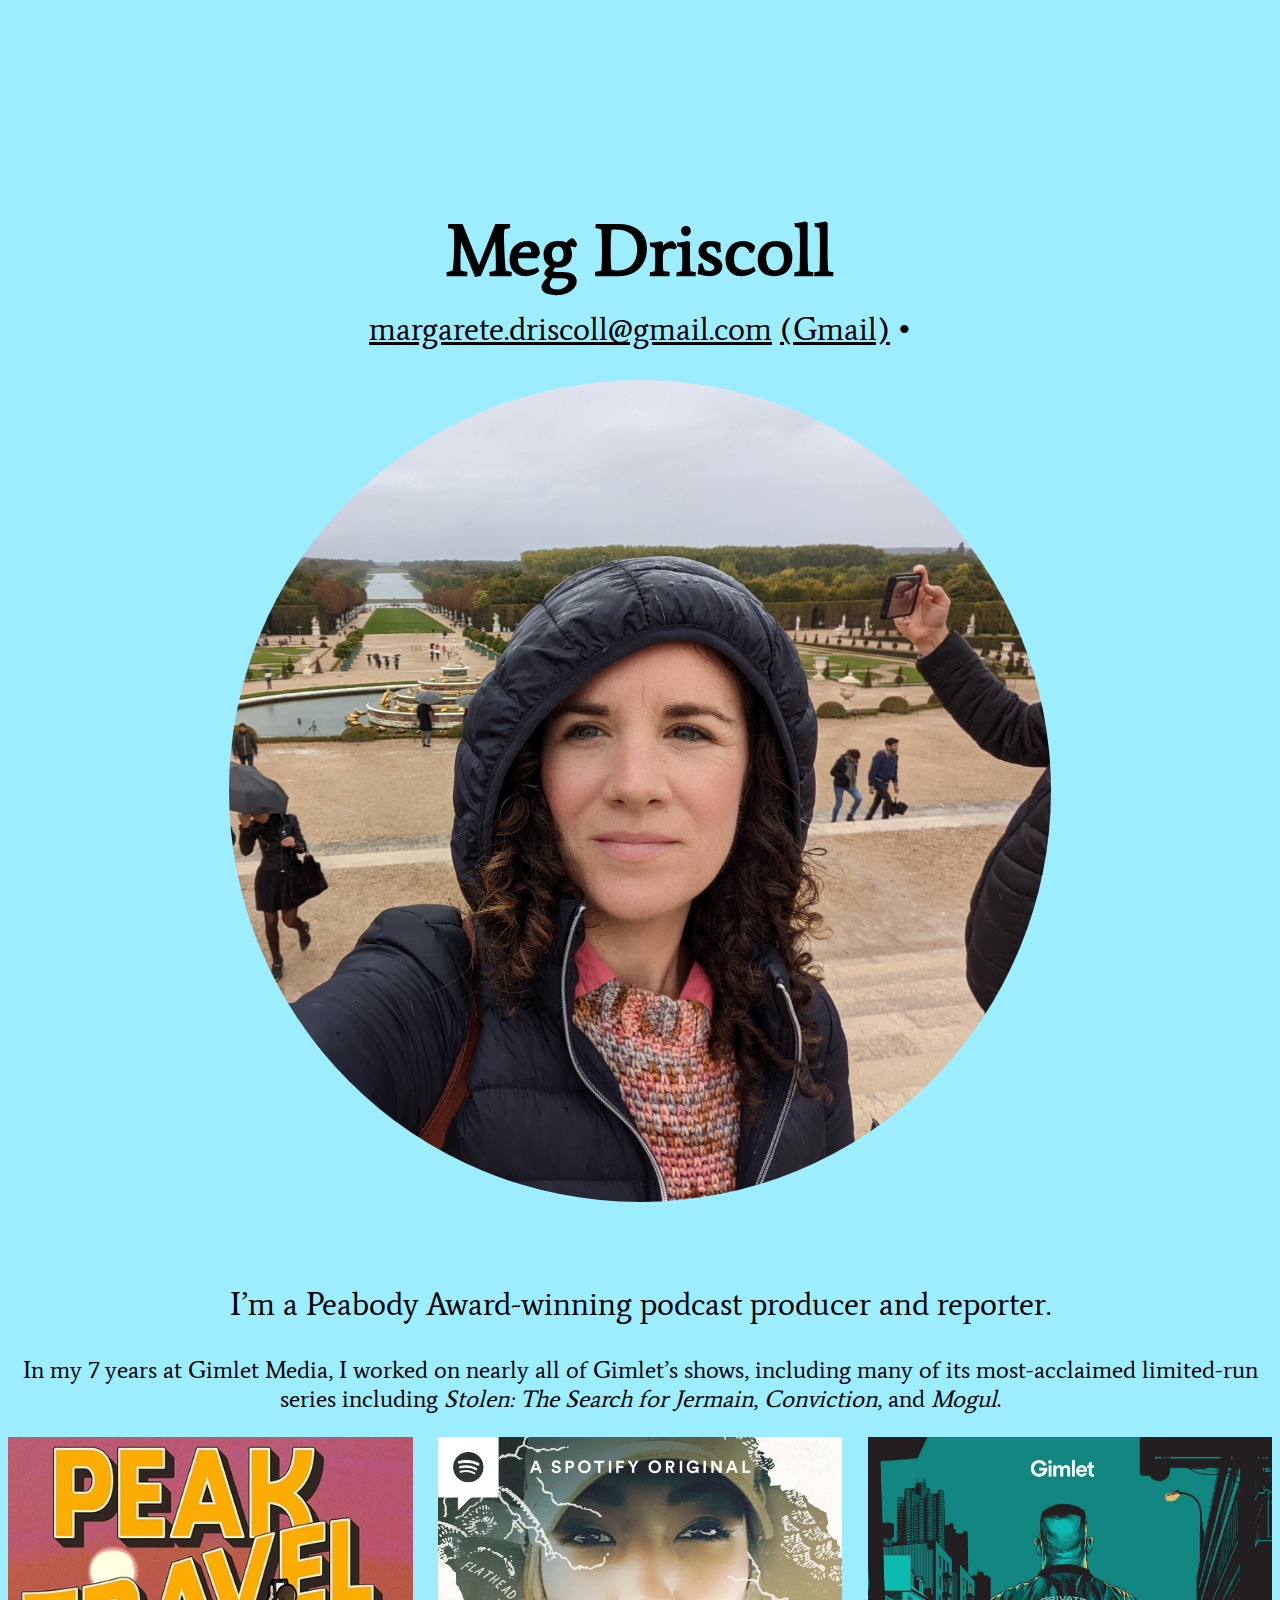
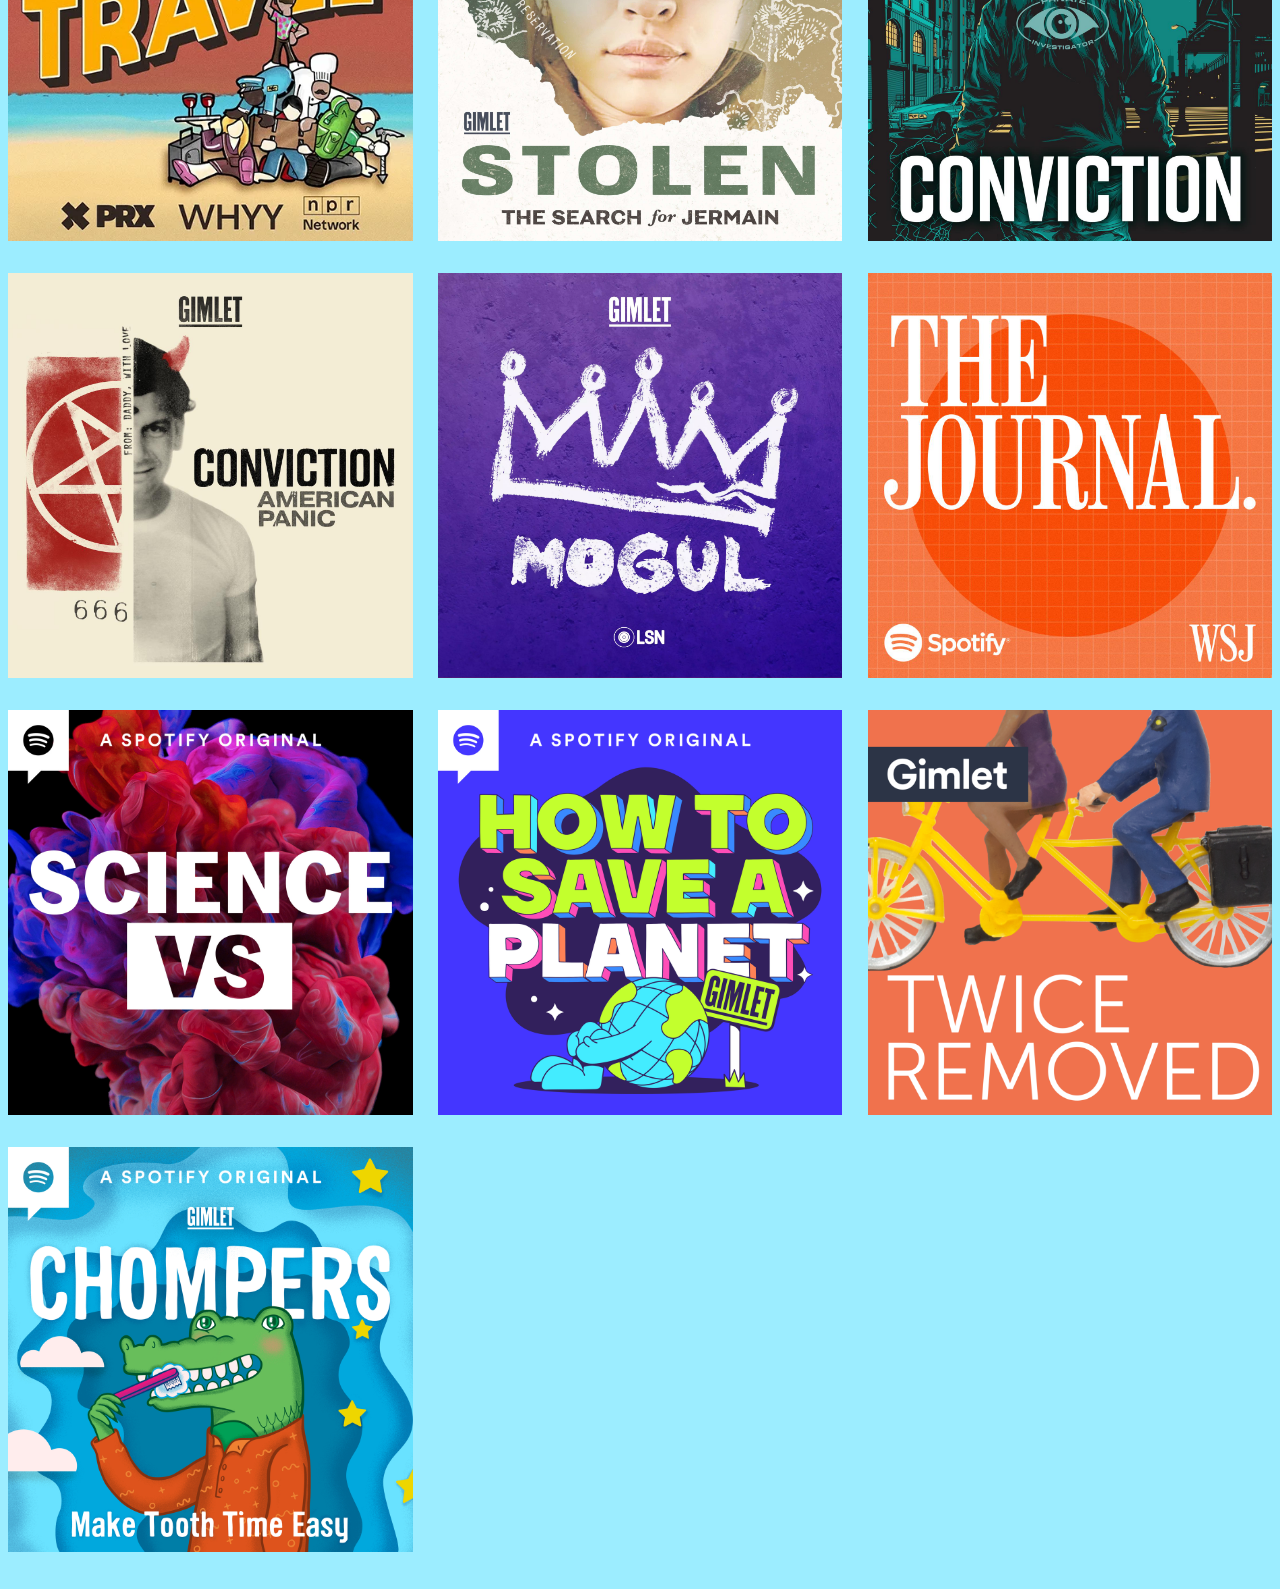
<file: index.html>
<head>
  <link rel="stylesheet" href="assets/style.css?v=1.1">
  <link rel="stylesheet" href="https://cdnjs.cloudflare.com/ajax/libs/font-awesome/6.5.1/css/all.min.css" integrity="sha512-DTOQO9RWCH3ppGqcWaEA1BIZOC6xxalwEsw9c2QQeAIftl+Vegovlnee1c9QX4TctnWMn13TZye+giMm8e2LwA==" crossorigin="anonymous" referrerpolicy="no-referrer" />
  <script>
    function dropdown() {
      var x = document.getElementById("myLinks");
      if (x.style.display === "block") {
        x.style.display = "none";
      } else {
        x.style.display = "block";
      }
    }
  </script>
  <script src="assets/mobilecheck.js"></script>
  <script>
    window.addEventListener('DOMContentLoaded', () => {
      if(mobileCheck()) {
        document.getElementById("spotify").remove();
        var spotifyLink = document.getElementById("spotifylink");
        spotifyLink.style.display = "block";
      }
    })
  </script>
</head>

<body>
  <div id="outer">
    <div id="inner">
      <div class="topnav">
        <span>&nbsp;&nbsp;&nbsp;&nbsp;</span>
        <!-- Navigation links (hidden by default) -->
        <div id="myLinks">
          <a href="index.html">Home</a>
          <a href="otherwork.html">Other Work</a>
          <a href="assets/resume.pdf">Resume</a>
        </div>
        <a href="javascript:void(0);" class="icon" onclick="dropdown()">
          <i class="fa fa-bars"></i>
        </a>
      </div>

      <h1>Meg Driscoll</h1>
      <p id="links">         <i class="fa-solid fa-envelope fa-l"></i>&nbsp;<a href="mailto:margarete.driscoll@gmail.com">margarete.driscoll@gmail.com</a> <a href="https://mail.google.com/mail/u/0/?fs=1&to=margarete.driscoll@gmail.com&tf=cm">(Gmail)</a>&nbsp;•&nbsp;<a href="https://www.linkedin.com/in/meg-driscoll-4985b313b/"><i class="fa-l fa-brands fa-linkedin"></i></a></p>

      <img class="megpic" id="portrait" src="assets/versquare.jpg">

      <p id="peabody">I’m a Peabody Award-winning podcast producer and reporter.</p>

      <p id="sevenyears">In my 7 years at Gimlet Media, I worked on nearly all of Gimlet’s shows, including many of its most-acclaimed limited-run series including <i>Stolen: The Search for Jermain</i>, <i>Conviction</i>, and <i>Mogul</i>.</p>

      <div class="grid">
        <div class="square">
          <a href="https://whyy.org/programs/peak-travel/"><img src="assets/peaktravel.webp"></a>
        </div>
        <div class="square">
          <a href="https://open.spotify.com/episode/0f3Zd0PFnaaoMKPQR0avki"><img src="assets/stolen.jpg"></a>
        </div>
        <div class="square">
          <a href="https://open.spotify.com/episode/0YA7hdDk1dXx5C7NXhsYfo"><img src="assets/conviction.jpg"></a>
        </div>
        <div class="square">
          <a href="https://open.spotify.com/episode/2YXFOD33IdIRIk5aM65fo4"><img src="assets/panic.jpg"></a>
        </div>
        <div class="square">
          <a href="https://open.spotify.com/episode/3gnF0BV25GNCVVEMbiPxEA"><img src="assets/mogul.webp"></a>
        </div>
        <div class="square">
          <a href="https://open.spotify.com/episode/6VBZ5MBuGnXMAPTweL5ed0"><img src="assets/journal.jpg"></a>
        </div>
        <div class="square">
          <a href="https://open.spotify.com/episode/2l0q7ixoShfQeJaEqMFpal"><img src="assets/sciencevs.jpg"></a>
        </div>
        <div class="square">
          <a href="https://open.spotify.com/episode/2Sfc0reNhKCoaiZ0KLWb8L"><img src="assets/saveplanet.jpg"></a>
        </div>
        <div class="square">
          <a href="https://open.spotify.com/episode/6P0C6vR9FE8m5Vu45Fc2TR"><img src="assets/twiceremoved.jpg"></a>
        </div>
        <div class="square">
          <a href="https://open.spotify.com/show/21ASCcEXgUlbFSmoqjroZm"><img src="assets/chompers.jpg"></a>
        </div>
        <iframe id="spotify" class="double" src="https://open.spotify.com/embed/playlist/1csYyRLk7zugBFExdEUpy9?utm_source=generator&theme=0" width="100%" height="100%" frameBorder="0" allowfullscreen="" allow="autoplay; clipboard-write; encrypted-media; fullscreen; picture-in-picture" loading="lazy"></iframe>
        <a class ="double" href="https://open.spotify.com/playlist/1csYyRLk7zugBFExdEUpy9" id="spotifylink" style="font-size:24px; display:none; margin-bottom:200px;">Spotify playlist of some episodes I made</a>
      </div>  
    </div>
  </div>
</body>
</file>
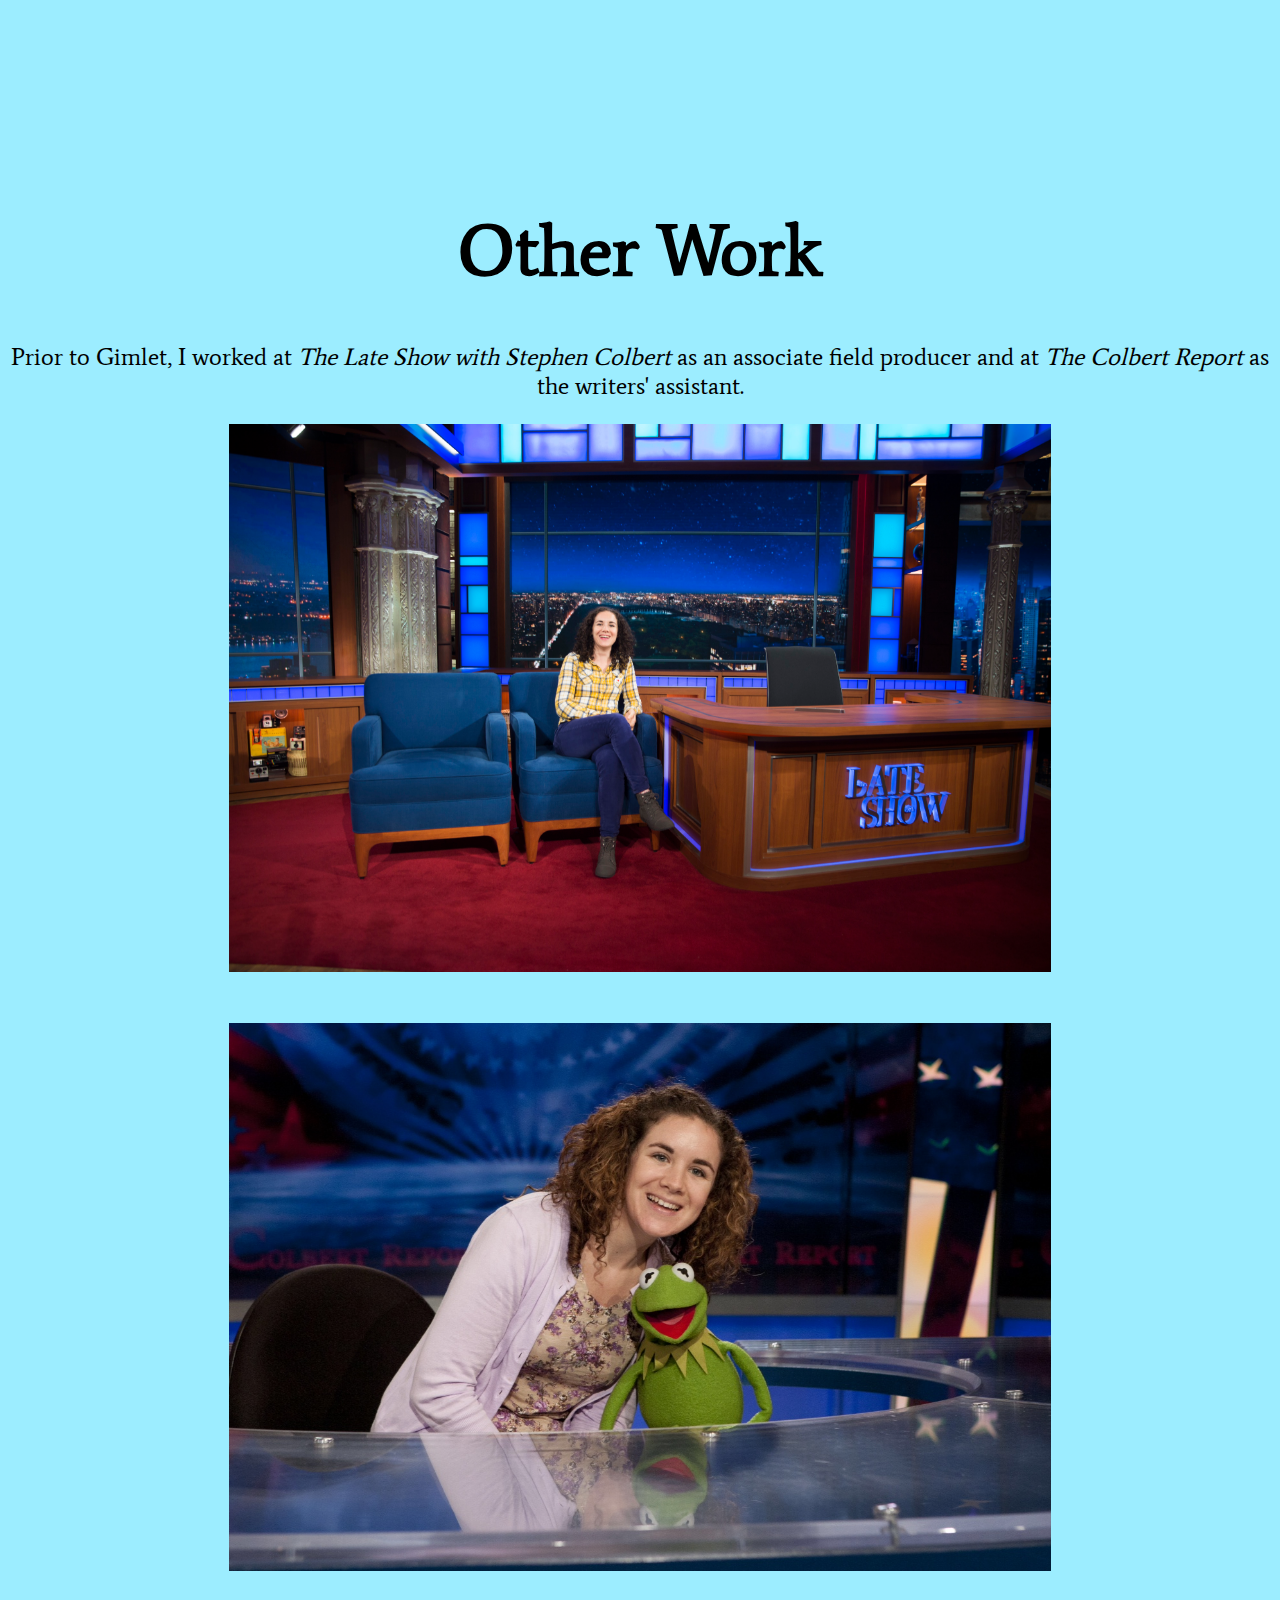
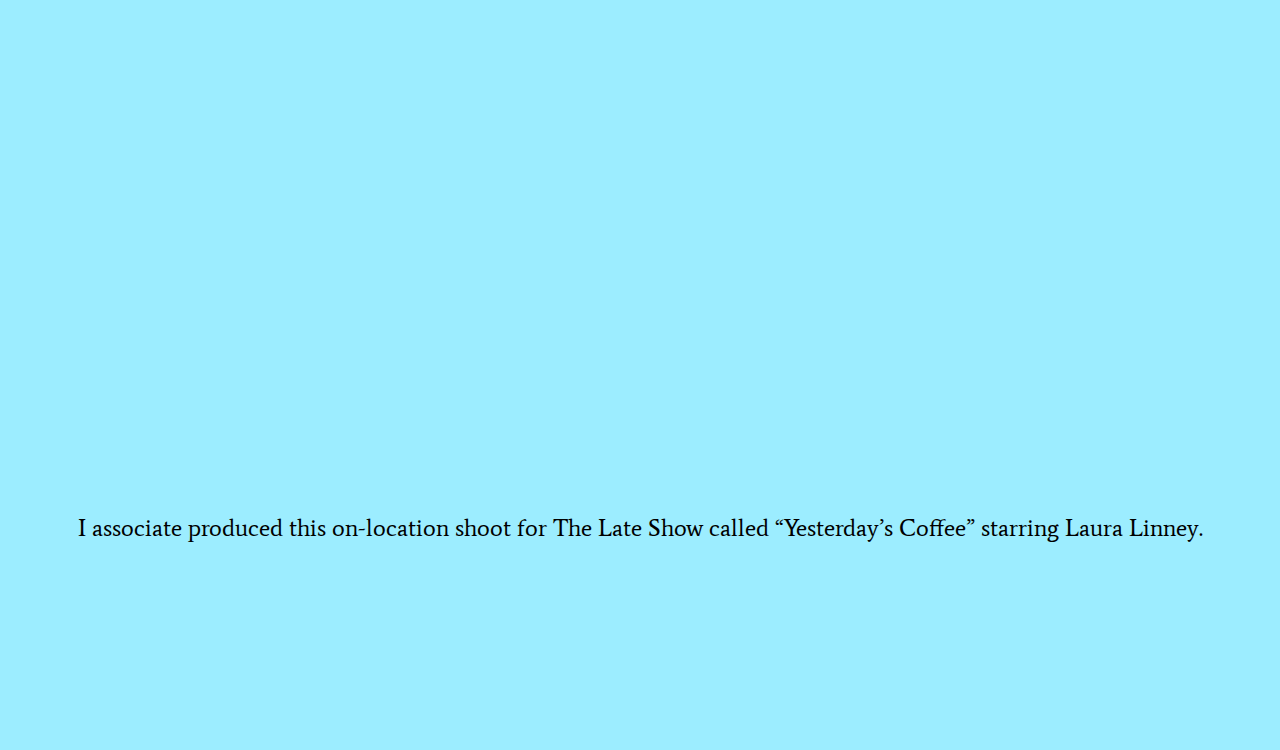
<file: otherwork.html>
<head>
  <link rel="stylesheet" href="assets/style.css">
  <link rel="stylesheet" href="https://cdnjs.cloudflare.com/ajax/libs/font-awesome/6.5.1/css/all.min.css" integrity="sha512-DTOQO9RWCH3ppGqcWaEA1BIZOC6xxalwEsw9c2QQeAIftl+Vegovlnee1c9QX4TctnWMn13TZye+giMm8e2LwA==" crossorigin="anonymous" referrerpolicy="no-referrer" />
  <script>
    function dropdown() {
      var x = document.getElementById("myLinks");
      if (x.style.display === "block") {
        x.style.display = "none";
      } else {
        x.style.display = "block";
      }
    }
  </script>
</head>

<body>
  <div id="outer">
    <div id="inner">
      <div class="topnav">
        <span>&nbsp;&nbsp;&nbsp;&nbsp;</span>
        <!-- Navigation links (hidden by default) -->
        <div id="myLinks">
          <a href="index.html">Home</a>
          <a href="otherwork.html">Other Work</a>
          <a href="assets/resume.pdf">Resume</a>
        </div>
        <a href="javascript:void(0);" class="icon" onclick="dropdown()">
          <i class="fa fa-bars"></i>
        </a>
      </div>

      <h1>Other Work</h1>

      <p id="otherworktext">Prior to Gimlet, I worked at <i>The Late Show with Stephen Colbert</i> as an associate field producer and at <i>The Colbert Report</i> as the writers' assistant.</p>

      <img class="megpic" src="assets/lateshow.jpg">
      <img class="megpic" src="assets/kermit.jpg">

      <iframe width="832" height="468" src="https://www.youtube.com/embed/JgMiS81jFyE?si=Bi9mUWnDrKstOmOR" title="YouTube video player" frameborder="0" allow="accelerometer; autoplay; clipboard-write; encrypted-media; gyroscope; picture-in-picture; web-share" allowfullscreen></iframe>
      <p style="font-size:24px; margin-bottom: 200px;">I associate produced this on-location shoot for The Late Show called “Yesterday’s Coffee” starring Laura Linney.</p> 
    </div>
  </div>
</body>
</file>
<file: assets/style.css>
@font-face {
  font-family: Average;
  src: url("Average-Regular.ttf");
}

body {
  background-color: #9cedff;
  text-align: center;
  font-family: Average;
}

#inner {
  max-width: 1280px;
}

#outer {
  width:100%;
  display: flex;
  justify-content: center;
}

a {
  color: black;
}

/* Style the navigation menu */
.topnav {
  overflow: hidden;
/*  background-color: #333;*/
  position: absolute;
  top: 0px;
  right: 0px;
}

/* Hide the links inside the navigation menu (except for logo/home) */
.topnav #myLinks {
  display: none;
  text-align: right;
}

/* Style navigation menu links */
.topnav a {
  color: black;
  padding: 8px;
  text-decoration: none;
  font-size: 32px;
  display: block;
}

.topnav span {
  color: black;
  padding: 8px;
  text-decoration: none;
  font-size: 32px;
  display: block;
}

/* Style the hamburger menu */
.topnav a.icon {
  display: block;
  position: absolute;
  right: 0;
  top: 0;
}

/* Add a grey background color on mouse-over */
.topnav a:hover {
  background-color: #ddd;
  color: black;
}

h1 {
  padding-top: 150px;
  font-size: 72px;
}

.megpic {
 max-width: 65%;
 margin-bottom: 4%;
}

#peabody {
  font-size: 32px;
}

#sevenyears {
  font-size: 24px;
}

#portrait {
 border-radius: 100%;  
}

.grid {
  display: grid;
  grid-template-columns: repeat(3, 1fr);
  gap: 2%;
  padding-bottom: 10%;
}

.square {
  aspect-ratio: 1/ 1;
  display: flex;
  align-items: center;
  padding: 0;
  background-color: #9cedff;
}

.double {
  grid-column-start: 2;
  grid-column-end: 4;
}

.square img {
  width: 100%;
  height: 100%;
  object-fit: contain;
  object-position: center;
}

.square.fullImg {
  padding: 0;
}

.square.fullImg img {
  object-fit: cover;
}

#links {
  font-size: 32px;
  margin-top: -32px;
}

#otherworktext {
  font-size: 24px;
}
</file>
